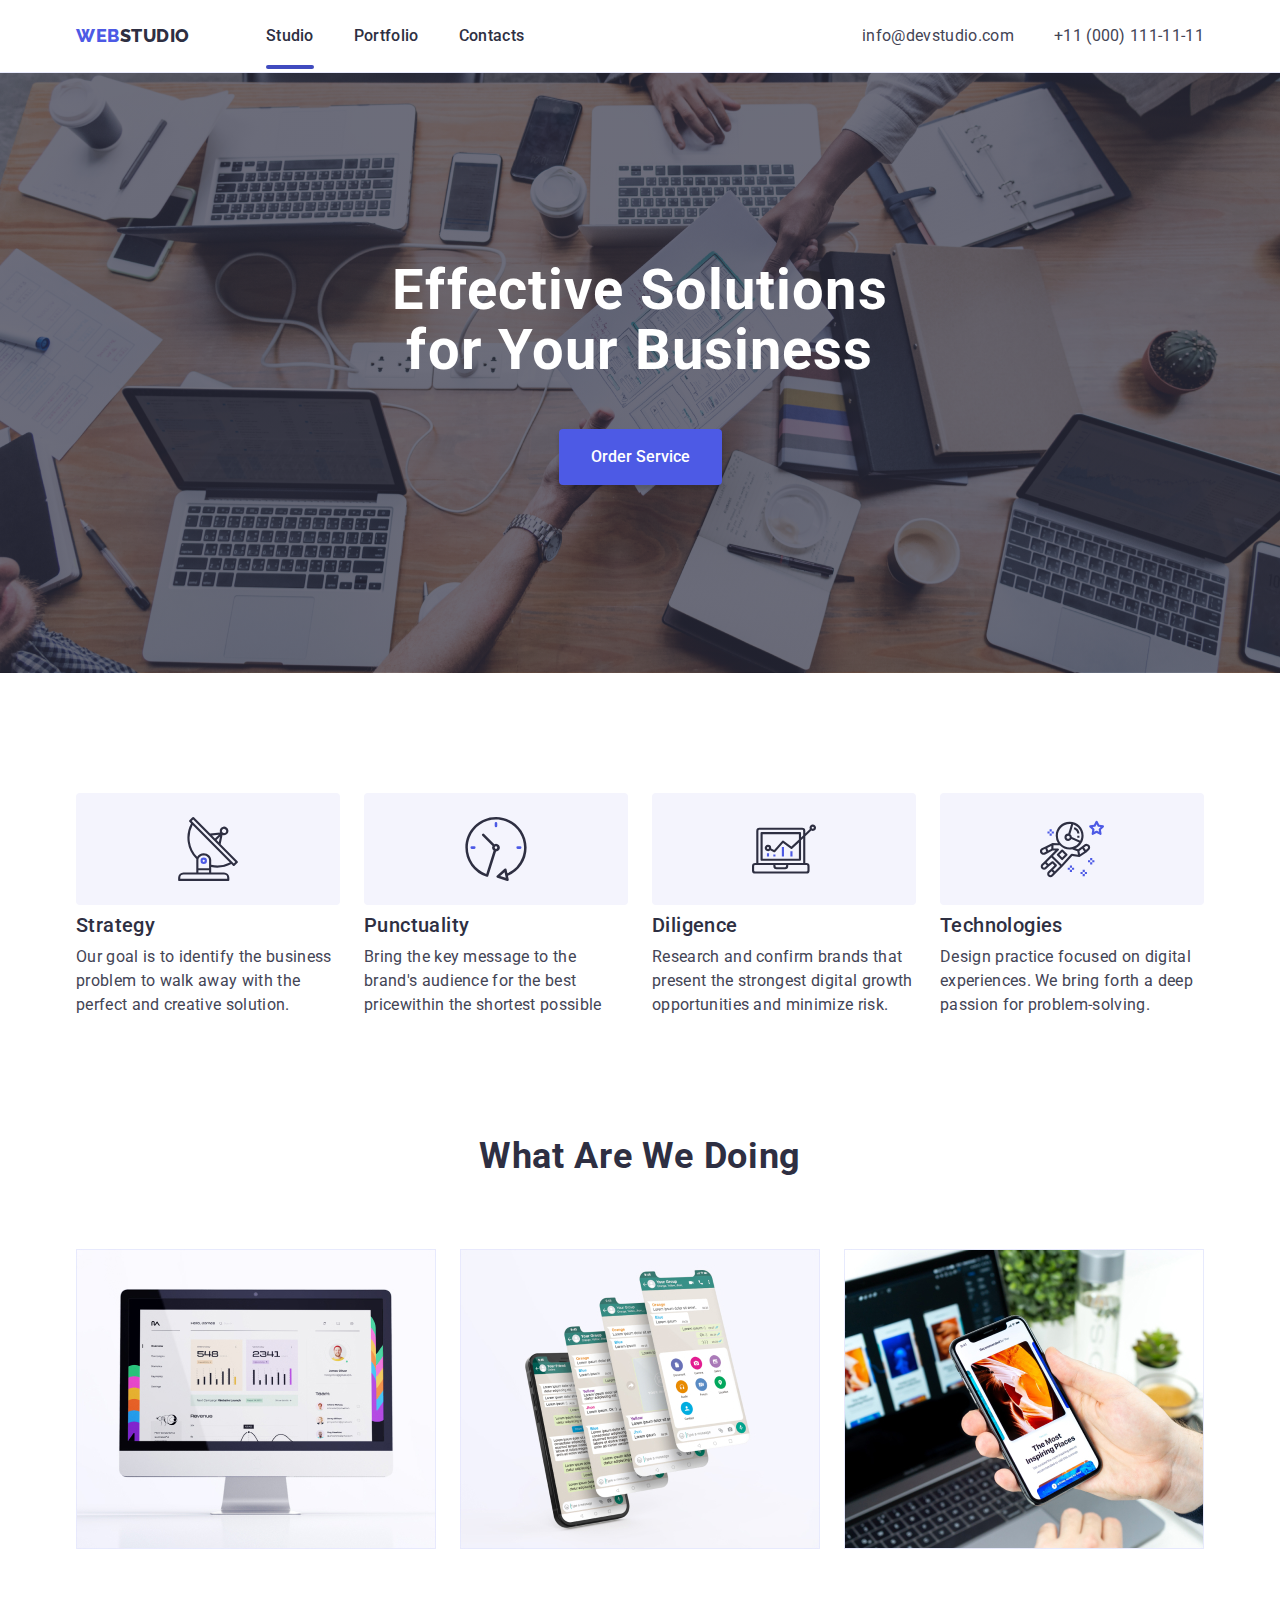
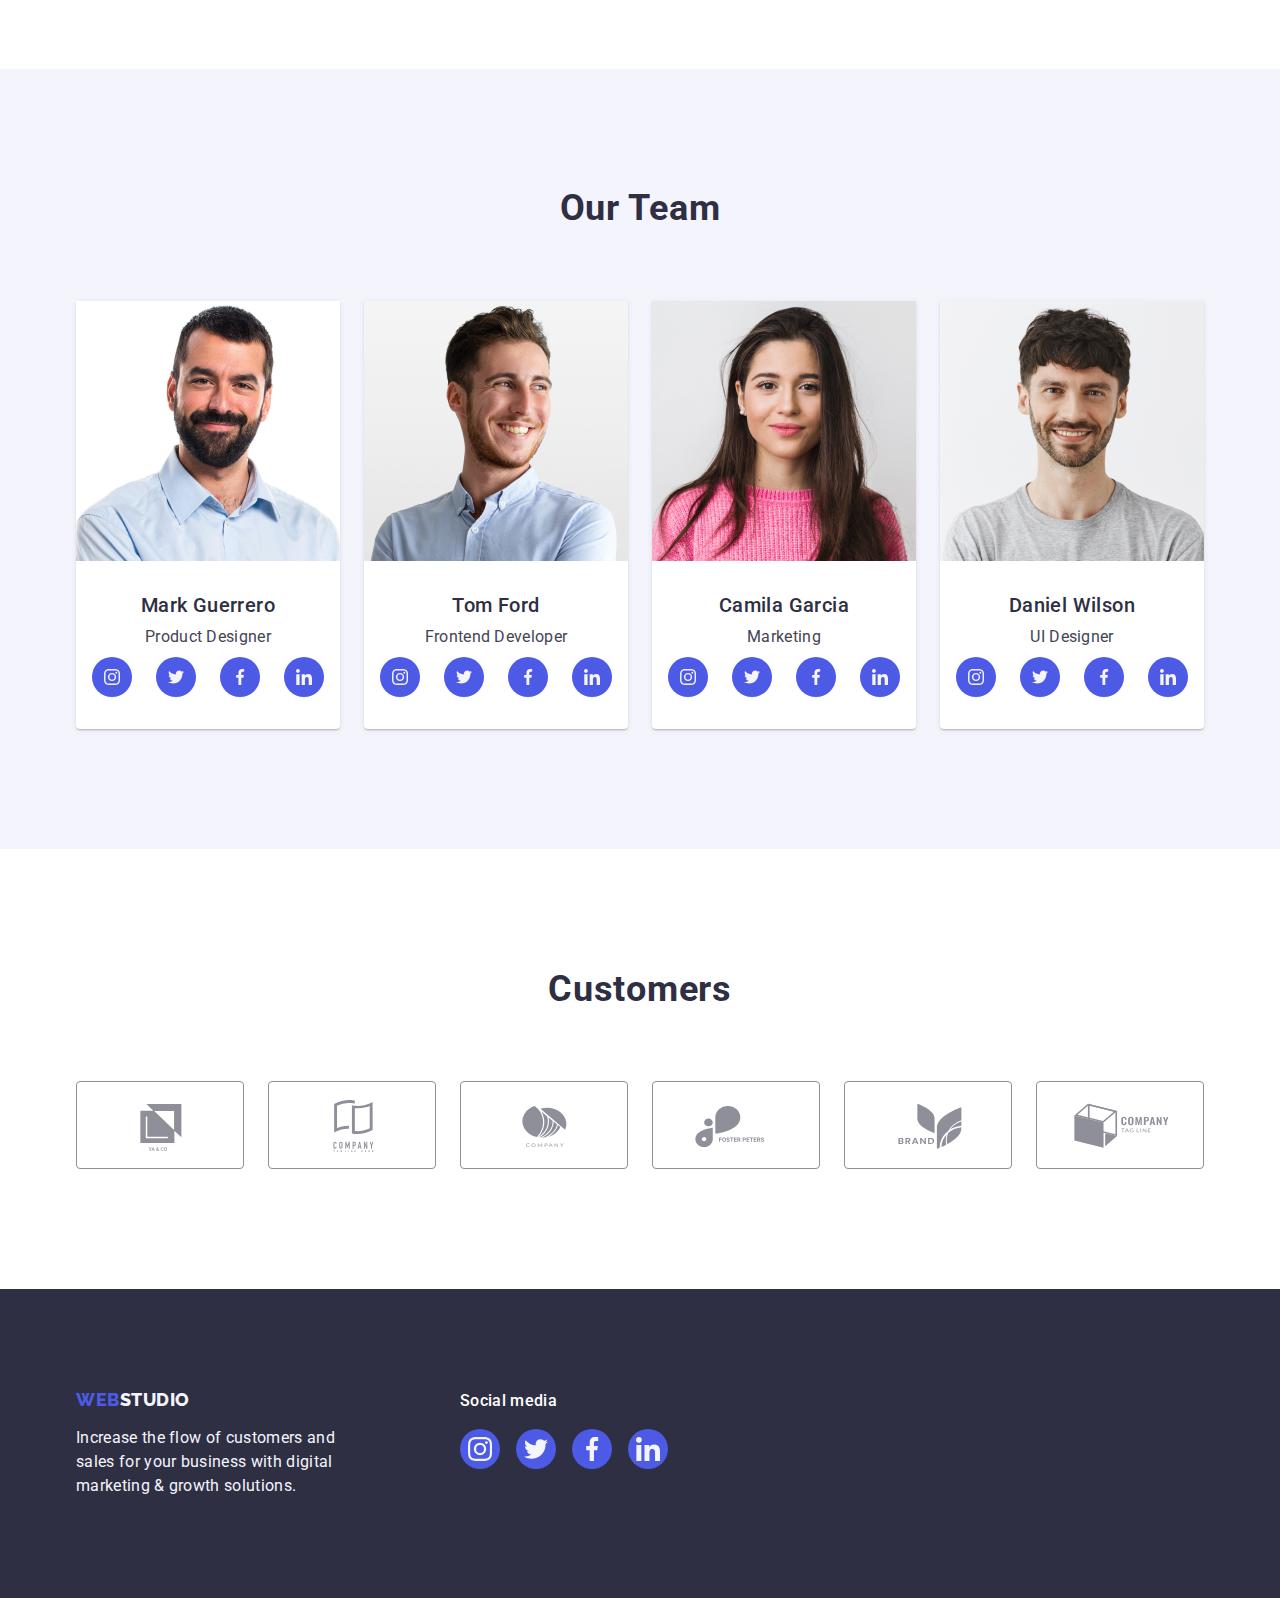
<file: index.html>
<!-- @format -->

<!DOCTYPE html>
<html lang="en">
  <head>
    <meta charset="UTF-8" />
    <meta http-equiv="X-UA-Compatible" content="IE=edge" />
    <meta name="viewport" content="width=device-width, initial-scale=1.0" />
    <title>studies</title>
    <link rel="preconnect" href="https://fonts.googleapis.com" />
    <link rel="preconnect" href="https://fonts.gstatic.com" crossorigin />
    <link
      href="https://fonts.googleapis.com/css2?family=Montserrat:wght@400;500;700;800&family=Raleway:wght@800&family=Roboto:wght@400;500&display=swap"
      rel="stylesheet"
    />
    <link rel="stylesheet" href="css/styles.css" />
  </head>
  <body>
    <!--============== heder ============== -->
    <header class="header">
      <div class="conteiner header_container">
        <nav class="header-nav">
          <a href="./index.html" class="header-logo link"
            >Web<span class="logo-item">Studio</span></a
          >
          <ul class="header-list list">
            <li class="header-item">
              <a class="header-link link current" href="./index.html">Studio </a>
            </li>
            <li class="header-item">
              <a class="header-link link" href="./portfolio.html">Portfolio</a>
            </li>
            <li class="header-item">
              <a class="header-link link"  href="">Contacts</a>
            </li>
          </ul>
        </nav>
        <address class="header-address">
          <ul class="header-list list">
            <li class="header-item">
              <a class="header-info link" href="mailto:info@devstudio.com"
                >info@devstudio.com</a
              >
            </li>
            <li class="header-item">
              <a class="header-info link" href="tel:+110001111111"
                >+11 (000) 111-11-11</a
              >
            </li>
          </ul>
        </address>
      </div>
    </header>
    <!--====================== main ================-->
    <main>
      <!--==================== section1 ===============-->
      <section class="team">
        <div class="conteiner team_container">
          <h1 class="team_title">Effective Solutions for Your Business</h1>
          <button class="team_button" data-modal-open type="button">Order Service</button>
        </div>
      </section>

      <!--=================== section2 ==================-->
      <section class="section_2">
        <div class="conteiner">
          <h2 hidden class="section_title_2">work processes</h2>
          <ul class="section_list list">
            <li class="section_item">
              <div class="section2_icon">
                <svg class="svg_icon" width="64" height="64">
                  <use href="./images/icons2.svg#icon-antenna1"></use>
                </svg>
              </div>
              <h3 class="section_title">Strategy</h3>
              <p class="section_text">
                Our goal is to identify the business problem to walk away with
                the perfect and creative solution.
              </p>
            </li>
            <li class="section_item">
              <div class="section2_icon">
                <svg class="svg_icon" width="64" height="64">
                  <use href="./images/icons2.svg#icon-clock1"></use>
                </svg>
              </div>
              <h3 class="section_title">Punctuality</h3>
              <p class="section_text">
                Bring the key message to the brand's audience for the best
                pricewithin the shortest possible
              </p>
            </li>
            <li class="section_item">
              <div class="section2_icon">
                <svg class="svg_icon" width="64" height="64">
                  <use href="./images/icons2.svg#icon-diagram1"></use>
                </svg>
              </div>
              <h3 class="section_title">Diligence</h3>
              <p class="section_text">
                Research and confirm brands that present the strongest digital
                growth opportunities and minimize risk.
              </p>
            </li>
            <li class="section_item">
              <div class="section2_icon">
                <svg class="svg_icon" width="64" height="64">
                  <use href="./images/icons2.svg#icon-astronaut1"></use>
                </svg>
              </div>
              <h3 class="section_title">Technologies</h3>
              <p class="section_text">
                Design practice focused on digital experiences. We bring forth a
                deep passion for problem-solving.
              </p>
            </li>
          </ul>
        </div>
      </section>
      <!--=================== section3 ======== -->

      <section class="section_3">
        <div class="conteiner">
          <h2 class="section-title">What are we doing</h2>
          <ul class="section-list list">
            <li class="section-item">
              <img
                class="section-img"
                src="./images/img1.jpg"
                alt="foto"
                width="360"
                height="300"
              />
            </li>
            <li class="section-item">
              <img
                class="section-img"
                src="./images/img2.jpg"
                alt="foto"
                width="360"
                height="300"
              />
            </li>
            <li class="section-item">
              <img
                class="section-img"
                src="./images/img3jpg.jpg"
                alt="foto"
                width="360"
                height="300"
              />
            </li>
          </ul>
        </div>
      </section>

      <!-- section4 -->

      <section class="aside">
        <div class="conteiner">
          <h2 class="content-titel">Our Team</h2>
          <ul class="content-list list">
            <li class="content-item">
              <img
                class="content-foto"
                src="./images/img4.jpg"
                alt="foto"
                width="264"
              />
              <div class="name-position">
                <h3 class="content-subtitle">Mark Guerrero</h3>
                <p class="content-text">Product Designer</p>
                <ul class="social_network list">
                  <li class="social_item">
                    <a class="social_link link" href="">
                      <svg class="social_icon" width="16" height="16">
                        <use href="./images/icons.svg#icon-instagram2"></use>
                      </svg>
                    </a>
                  </li>
                  <li class="social_item">
                    <a class="social_link link" href="">
                      <svg class="social_icon" width="16" height="16">
                        <use href="./images/icons.svg#icon-twitter1"></use>
                      </svg>
                    </a>
                  </li>
                  <li class="social_item">
                    <a class="social_link link" href="">
                      <svg class="social_icon" width="16" height="16">
                        <use href="./images/icons.svg#icon-facebook1"></use>
                      </svg>
                    </a>
                  </li>
                  <li class="social_item">
                    <a class="social_link link" href="">
                      <svg class="social_icon" width="16" height="16">
                        <use href="./images/icons.svg#icon-linkedin1"></use>
                      </svg>
                    </a>
                  </li>
                </ul>
              </div>
            </li>

            <li class="content-item">
              <img
                class="content-foto"
                src="./images/img5.jpg"
                alt="foto"
                width="264"
              />
              <div class="name-position">
                <h3 class="content-subtitle">Tom Ford</h3>
                <p class="content-text">Frontend Developer</p>
                <ul class="social_network list">
                  <li class="social_item">
                    <a class="social_link link" href="">
                      <svg class="social_icon" width="16" height="16">
                        <use href="./images/icons.svg#icon-instagram2"></use>
                      </svg>
                    </a>
                  </li>
                  <li class="social_item">
                    <a class="social_link link" href="">
                      <svg class="social_icon" width="16" height="16">
                        <use href="./images/icons.svg#icon-twitter1"></use>
                      </svg>
                    </a>
                  </li>
                  <li class="social_item">
                    <a class="social_link link" href="">
                      <svg class="social_icon" width="16" height="16">
                        <use href="./images/icons.svg#icon-facebook1"></use>
                      </svg>
                    </a>
                  </li>
                  <li class="social_item">
                    <a class="social_link link" href="">
                      <svg class="social_icon" width="16" height="16">
                        <use href="./images/icons.svg#icon-linkedin1"></use>
                      </svg>
                    </a>
                  </li>
                </ul>
              </div>
            </li>

            <li class="content-item">
              <img
                class="content-foto"
                src="./images/img6.jpg"
                alt="foto"
                width="264"
              />
              <div class="name-position">
                <h3 class="content-subtitle">Camila Garcia</h3>
                <p class="content-text">Marketing</p>
                <ul class="social_network list">
                  <li class="social_item">
                    <a class="social_link link" href="">
                      <svg class="social_icon" width="16" height="16">
                        <use href="./images/icons.svg#icon-instagram2"></use>
                      </svg>
                    </a>
                  </li>
                  <li class="social_item">
                    <a class="social_link link" href="">
                      <svg class="social_icon" width="16" height="16">
                        <use href="./images/icons.svg#icon-twitter1"></use>
                      </svg>
                    </a>
                  </li>
                  <li class="social_item">
                    <a class="social_link link" href="">
                      <svg class="social_icon" width="16" height="16">
                        <use href="./images/icons.svg#icon-facebook1"></use>
                      </svg>
                    </a>
                  </li>
                  <li class="social_item">
                    <a class="social_link link" href="">
                      <svg class="social_icon" width="16" height="16">
                        <use href="./images/icons.svg#icon-linkedin1"></use>
                      </svg>
                    </a>
                  </li>
                </ul>
              </div>
            </li>

            <li class="content-item">
              <img
                class="content-foto"
                src="./images/img7.jpg"
                alt="foto"
                width="264"
              />
              <div class="name-position">
                <h3 class="content-subtitle"> Daniel Wilson </h3>
                <p class="content-text">UI Designer</p>
                <ul class="social_network list">
                  <li class="social_item">
                    <a class="social_link link" href="">
                      <svg class="social_icon" width="16" height="16">
                        <use href="./images/icons.svg#icon-instagram2"></use>
                      </svg>
                    </a>
                  </li>
                  <li class="social_item">
                    <a class="social_link link" href="">
                      <svg class="social_icon" width="16" height="16">
                        <use href="./images/icons.svg#icon-twitter1"></use>
                      </svg>
                    </a>
                  </li>
                  <li class="social_item">
                    <a class="social_link link" href="">
                      <svg class="social_icon" width="16" height="16">
                        <use href="./images/icons.svg#icon-facebook1"></use>
                      </svg>
                    </a>
                  </li>
                  <li class="social_item">
                    <a class="social_link link" href="">
                      <svg class="social_icon" width="16" height="16">
                        <use href="./images/icons.svg#icon-linkedin1"></use>
                      </svg>
                    </a>
                  </li>
                </ul>
              </div>
              
            </li>
          </ul>
        </div>
      </section>
      <!-- =================== customers =============== -->
      <section class="customers">
        <div class="conteiner">
          <h2 class="customers_titel">Customers</h2>
          <ul class="customers_list list">
            <li class="customers_item">
              <a class="customers_link link" href="">
                <svg class="customers_icon" Width="104" height="56">
                  <use href="./images/icons3.svg#icon-yago"></use>
                </svg>
              </a>
            </li>
            <li class="customers_item">
              <a class="customers_link link" href="">
                <svg class="customers_icon" Width="104" height="56">
                  <use href="./images/icons3.svg#icon-company"></use>
                </svg>
              </a>
            </li>
            <li class="customers_item">
              <a class="customers_link link" href="">
                <svg class="customers_icon" Width="104" height="56">
                  <use href="./images/icons3.svg#icon-company2"></use>
                </svg>
              </a>
            </li>
            <li class="customers_item">
              <a class="customers_link link" href="">
                <svg class="customers_icon" Width="104" height="56">
                  <use href="./images/icons3.svg#icon-foster-peters"></use>
                </svg>
              </a>
            </li>
            <li class="customers_item">
              <a class="customers_link link" href="">
                <svg class="customers_icon" Width="104" height="56">
                  <use href="./images/icons3.svg#icon-brand"></use>
                </svg>
              </a>
            </li>
            <li class="customers_item">
              <a class="customers_link link" href="">
                <svg class="customers_icon" Width="104" height="56">
                  <use href="./images/icons3.svg#icon-company-tag-line"></use>
                </svg>
              </a>
            </li>
          </ul>
        </div>
      </section>
    </main>

    <!-- ============footer========= -->
    <footer class="footer">
      <div class="conteiner">
        <div class="logo_social">
        <div class="footer_logo_text">
          <a class="footer-logo link" href="./index.html"
            >Web<span class="span_logo">Studio</span></a
          >
          <p class="footer-text">
            Increase the flow of customers and sales for your business with
            digital marketing & growth solutions.
          </p>
        </div>
        <div class="footer_media">
          <p class="footer_social_titel">Social media</p>
          <ul class="footer_social_network list">
            <li class="footer_social_item">
              <a class="footer_social_link link" href="">
                <svg class="footer_social_icon" width="24" height="24">
                  <use href="./images/icons.svg#icon-instagram2"></use>
                </svg>
              </a>
            </li>
            <li class="footer_social_item">
              <a class="footer_social_link link" href="">
                <svg class="social_icon" width="24" height="24">
                  <use href="./images/icons.svg#icon-twitter1"></use>
                </svg>
              </a>
            </li>
            <li class="footer_social_item">
              <a class="footer_social_link link" href="">
                <svg class="social_icon" width="24" height="24">
                  <use href="./images/icons.svg#icon-facebook1"></use>
                </svg>
              </a>
            </li>
            <li class="footer_social_item">
              <a class="footer_social_link link" href="">
                <svg class="social_icon" width="24" height="24">
                  <use href="./images/icons.svg#icon-linkedin1"></use>
                </svg>
              </a>
            </li>
          </ul>
        </div>
        <div>

        </div>
      </div>
      </div>
    </footer>

    <!--============ backdrop======== -->

    <div class=" is-hidden backdrop " data-modal >
      <div class="mobal">
        <button type="button" data-modal-close class="mobal_close_btn">
          <svg class="symbol-def" width="8" hidden="8" >
            <use href="./images/icon4.svg#icon-Vector">

            </use>
          </svg>
        </button>
      </div>
    </div>
    <script src="./js/mobal.js"></script>
    
    
    <script src="https://unpkg.com/aos@2.3.1/dist/aos.js"></script>
    <script>
      AOS.init();
    </script>
  </body>
</html>
</file>
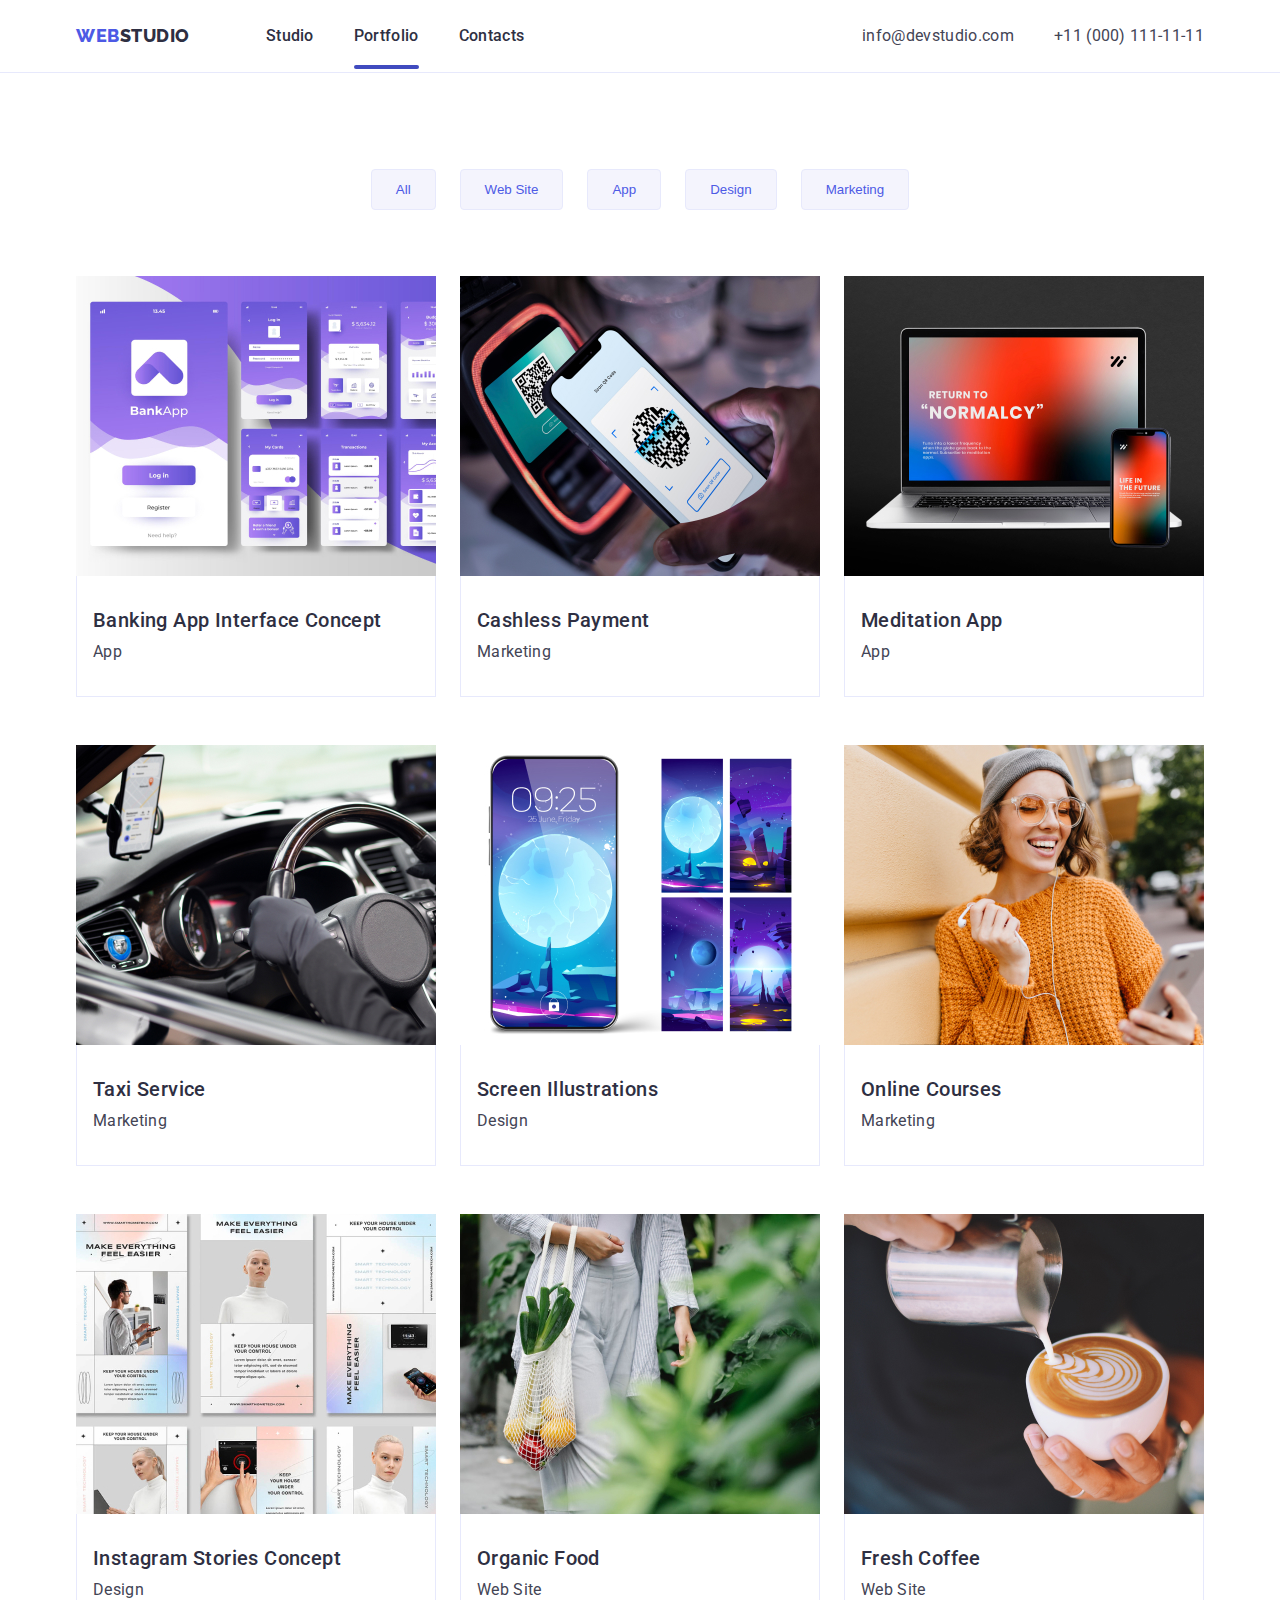
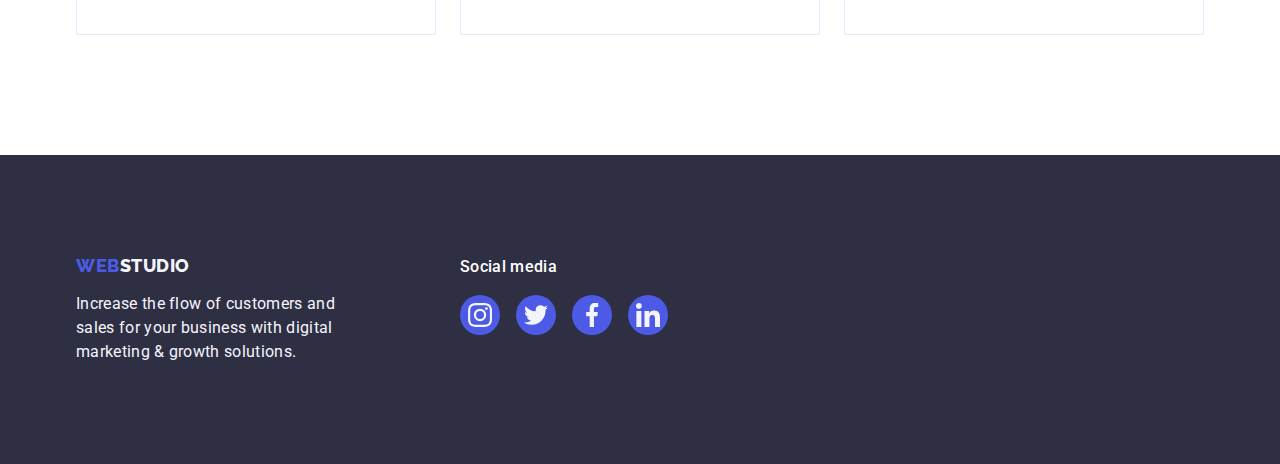
<file: portfolio.html>
<!-- @format -->

<!DOCTYPE html>
<html lang="en">
  <head>
    <meta charset="UTF-8" />
    <meta http-equiv="X-UA-Compatible" content="IE=edge" />
    <meta name="viewport" content="width=device-width, initial-scale=1.0" />
    <title>portfolio</title>
    <link rel="preconnect" href="https://fonts.googleapis.com" />
    <link rel="preconnect" href="https://fonts.gstatic.com" crossorigin />
    <link
      href="https://fonts.googleapis.com/css2?family=Montserrat:wght@400;500;700;800&family=Raleway:wght@800&family=Roboto:wght@400;500&display=swap"
      rel="stylesheet"
    />
    <link
      rel="stylesheet"
      href="https://cdnjs.cloudflare.com/ajax/libs/modern-normalize/1.1.0/modern-normalize.min.css"
      integrity="sha512-wpPYUAdjBVSE4KJnH1VR1HeZfpl1ub8YT/NKx4PuQ5NmX2tKuGu6U/JRp5y+Y8XG2tV+wKQpNHVUX03MfMFn9Q=="
      crossorigin="anonymous"
      referrerpolicy="no-referrer"
    />
    <link rel="stylesheet" href="css/styles.css" />
  </head>
  <body>
    <!-- header portfolio   -->

    <header class="header">
      <div class="conteiner header_container">
        <nav class="header-nav">
          <a href="./index.html" class="header-logo link"
            >Web<span class="logo-item">Studio</span></a
          >
          <ul class="header-list list">
            <li class="header-item">
              <a class="header-link link" href="./index.html">Studio </a>
            </li>
            <li class="header-item">
              <a class="header-link link current" href="./portfolio.html">Portfolio</a>
            </li>
            <li class="header-item">
              <a class="header-link link" href="">Contacts</a>
            </li>
          </ul>
        </nav>
        <address class="header-address">
          <ul class="header-list list">
            <li class="header-item">
              <a class="header-info link" href="mailto:info@devstudio.com"
                >info@devstudio.com</a
              >
            </li>
            <li class="header-item">
              <a class="header-info link" href="tel:+110001111111"
                >+11 (000) 111-11-11</a
              >
            </li>
          </ul>
        </address>
      </div>
    </header>
    <main>
      <!-- soction button -->
      <section class="button">
        <div class="conteiner">
          <h1 hidden class="hidden_nav">navigation</h1>
          <ul class="button_list list">
            <li><button type="button" class="btn">All</button></li>
            <li><button type="button" class="btn">Web Site</button></li>
            <li><button type="button" class="btn">App</button></li>
            <li><button type="button" class="btn">Design</button></li>
            <li><button type="button" class="btn">Marketing</button></li>
          </ul>

                 <!-- ====== li 1 ====== -->
          <ul class="content-list list">
            <li class="products-item">
              <a href="#" class="project_card link">
                <div class="cover_wrap">
                  <img
                    src="./images/img8.jpg"
                    alt="Banking App Interface Concept"
                    width="360"
                    height="300"
                  />
                <p class="cover_text">14 Stylish and User-Friendly App Design Concepts · Task Manager App · Calorie Tracker App · Exotic Fruit Ecommerce App · Cloud Storage App</p>
              </div>
                <div class="name_position">
                  <h2 class="products-subtitle">Banking App Interface Concept</h2>
                 <p class="products-text">App</p>
                </div>
              </a>
            </li>

                      <!-- ====== li 2 ====== -->
            <li class="products-item">
              <a href="#" class="project_card link">
                <div class="cover_wrap">
                <img
                  src="./images/img9.jpg"
                  alt="Cashless Payment"
                  width="360"
                  height="300"
                />
                <p class="cover_text">14 Stylish and User-Friendly App Design Concepts · Task Manager App · Calorie Tracker App · Exotic Fruit Ecommerce App · Cloud Storage App</p>
              </div>
                <div class="name_position">
                <h2 class="products-subtitle">Cashless Payment</h2>
                <p class="products-text">Marketing</p>
                </div>
              </a>
            </li>

                <!-- ====== li 3 ====== -->
            <li class="products-item">
              <a href="#" class="project_card link">
                <div class="cover_wrap">
                <img
                  src="./images/img10.jpg"
                  alt=" Meditation App"
                  width="360"
                  height="300"
                />
                <p class="cover_text">14 Stylish and User-Friendly App Design Concepts · Task Manager App · Calorie Tracker App · Exotic Fruit Ecommerce App · Cloud Storage App</p>
              </div>
                <div class="name_position">
                <h2 class="products-subtitle">Meditation App</h2>
                <p class="products-text">App</p>
                </div>
              </a>
            </li>

           <!-- ====== li 4 ====== -->
            <li class="products-item">
              <a href="#" class=" project_card link">
                <div class="cover_wrap">
                <img
                  src="./images/img11.jpg"
                  alt="Taxi Service"
                  width="360"
                  height="300"
                />
                <p class="cover_text">14 Stylish and User-Friendly App Design Concepts · Task Manager App · Calorie Tracker App · Exotic Fruit Ecommerce App · Cloud Storage App</p>
              </div>
                <div class="name_position">
                <h2 class="products-subtitle">Taxi Service</h2>
                <p class="products-text">Marketing</p>
                </div>
              </a>
            </li>
                  <!-- ====== li 5 ====== -->
            <li class="products-item">
              <a href="#" class="project_card link">
                <div class="cover_wrap">
                <img
                  src="./images/img12.jpg"
                  alt="Screen Illustrations"
                  width="360"
                  height="300"
                />
                <p class="cover_text">14 Stylish and User-Friendly App Design Concepts · Task Manager App · Calorie Tracker App · Exotic Fruit Ecommerce App · Cloud Storage App</p>
              </div>
                <div class="name_position">
                <h2 class="products-subtitle">Screen Illustrations</h2>
                <p class="products-text">Design</p>
                </div>
              </a>
            </li>
                   <!-- ====== li 6 ====== -->
            <li class="products-item">
              <a href="#" class="project_card link">
                <div class="cover_wrap">
                <img
                  src="./images/img13.jpg"
                  alt="Online Courses"
                  width="360"
                  height="300"
                />
                <p class="cover_text">14 Stylish and User-Friendly App Design Concepts · Task Manager App · Calorie Tracker App · Exotic Fruit Ecommerce App · Cloud Storage App</p>
              </div>
                <div class="name_position">
                <h2 class="products-subtitle">Online Courses</h2>
                <p class="products-text">Marketing</p>
                </div>
              </a>
            </li>
          
                    <!-- ====== li 7  ====== -->
            <li class="products-item">
              <a href="#" class="project_card link">
                <div class="cover_wrap">
                <img
                  src="./images/img14.jpg"
                  alt="Banking App Interface Concept"
                  width="360"
                  height="300"
                />
                <p class="cover_text">14 Stylish and User-Friendly App Design Concepts · Task Manager App · Calorie Tracker App · Exotic Fruit Ecommerce App · Cloud Storage App</p>
              </div>
                <div class="name_position">
                <h2 class="products-subtitle">Instagram Stories Concept</h2>
                <p class="products-text">Design</p>
                </div>
              </a>
            </li>

                   <!-- ====== li 8 ====== -->
            <li class="products-item">
              <a href="#" class="project_card link">
                <div class="cover_wrap">
                <img
                  src="./images/img15.jpg"
                  alt="Instagram Stories Concept"
                  width="360"
                  height="300"
                />
                <p class="cover_text">14 Stylish and User-Friendly App Design Concepts · Task Manager App · Calorie Tracker App · Exotic Fruit Ecommerce App · Cloud Storage App</p>
              </div>
                <div class="name_position">
                <h2 class="products-subtitle">Organic Food</h2>
                <p class="products-text">Web Site</p>
                </div>
              </a>
            </li>

                    <!-- ====== li 9 ====== -->

            <li class="products-item">
              <a href="#" class="project_card link">
                <div class="cover_wrap">
                <img
                  src="./images/img16.jpg"
                  alt="Organic Food"
                  width="360"
                  height="300"
                />
                <p class="cover_text">14 Stylish and User-Friendly App Design Concepts · Task Manager App · Calorie Tracker App · Exotic Fruit Ecommerce App · Cloud Storage App</p>
              </div>
                <div class="name_position">
                <h2 class="products-subtitle">Fresh Coffee</h2>
                <p class="products-text">Web Site</p>
                </div>
              </a>
            </li>
          </ul>
        <div>
      </section>
    </main>

    <!-- footer portfolio -->

    <footer class="footer">
      <div class="conteiner">
        <div class="logo_social">
        <div class="footer_logo_text">
          <a class="footer-logo link" href="./index.html"
            >Web<span class="span_logo">Studio</span></a
          >
          <p class="footer-text">
            Increase the flow of customers and sales for your business with
            digital marketing & growth solutions.
          </p>
        </div>
        <div class="footer_media">
          <p class="footer_social_titel">Social media</p>
          <ul class="footer_social_network list">
            <li class="footer_social_item">
              <a class="footer_social_link link" href="">
                <svg class="footer_social_icon" width="24" height="24">
                  <use href="./images/icons.svg#icon-instagram2"></use>
                </svg>
              </a>
            </li>
            <li class="footer_social_item">
              <a class="footer_social_link link" href="">
                <svg class="social_icon" width="24" height="24">
                  <use href="./images/icons.svg#icon-twitter1"></use>
                </svg>
              </a>
            </li>
            <li class="footer_social_item">
              <a class="footer_social_link link" href="">
                <svg class="social_icon" width="24" height="24">
                  <use href="./images/icons.svg#icon-facebook1"></use>
                </svg>
              </a>
            </li>
            <li class="footer_social_item">
              <a class="footer_social_link link" href="">
                <svg class="social_icon" width="24" height="24">
                  <use href="./images/icons.svg#icon-linkedin1"></use>
                </svg>
              </a>
            </li>
          </ul>
          
        </div>
      </div>
      </div>
    </footer>
  </body>
</html>
</file>
<file: css/styles.css>
/** @format */
:root {
  --portfolio-btn-hover: 0px 3px 1px rgba(0, 0, 0, 0.1), 0px 2px 1px rgba(0, 0, 0, 0.08),
  0px 2px 2px rgba(0, 0, 0, 0.12);
  --project_card-focys:0px 1px 6px rgba(46, 47, 66, 0.08),
  0px 1px 1px rgba(46, 47, 66, 0.16), 0px 2px 1px rgba(46, 47, 66, 0.08);
  --backdrop: rgba(46, 47, 66, 0.4);
  --mobal-close:rgba(0, 0, 0, 0.1);
  --mobal-box-shadow:0px 1px 1px rgba(0, 0, 0, 0.14), 0px 1px 3px rgba(0, 0, 0, 0.12),
  0px 2px 1px rgba(0, 0, 0, 0.2);
  --mobal:#fcfcfc;
  --cower-wrap: #4d5ae5;
  --cower-wrap2: #f4f4fd;
  --hover-footer-social: #31d0aa;
  --hover-social: #404bbf;
  --customers_border: #8e8f99;
  --section2-icon: #f4f4fd;
  --social: #4d5ae5;
  --white: #ffffff;
  --border-width: #e7e9fc;
  --blue: #4d5ae5;
  --grey: #2e2f42;
  --hover_blue: #404bbf;
  --header-info: #434455;
  --aside-white: #f4f4fd;
  --dg-gredient: linear-gradient(rgba(46, 47, 66, 0.7), rgba(46, 47, 66, 0.7));
}
body {
  font-family: open sans, sans-serif;
  font-family: "Roboto", sans-serif;
  color: var(--header-info);
  background-color: var(--white);
  margin: 0;
}

*,
*::before,
*::after {
  box-sizing: border-box;
}

p,
h1,
h2,
h3,
h4,
h5,
h6 {
  margin: 0;
}
ul {
  margin: 0;
  padding-left: 0;
}
.list {
  list-style: none;
}
.link {
  text-decoration: none;
}
.no_scroll{
  overflow: hidden;
}
button {
  cursor: pointer;
}
address {
  font-style: normal;
}
img {
  display: block;
}

/* ========= header =======*/
.conteiner {
  width: 1158px;
  padding-left: 15px;
  padding-right: 15px;
  margin-left: auto;
  margin-right: auto;
}
.header_container {
  display: flex;
}

.header {
  background: var(--white);
  border-bottom: 1px solid var(--border-width);
}

.header-nav {
  display: flex;
  align-items: center;
}
.header-logo {
  font-family: "Raleway", sans-serif;
  font-weight: 800;
  font-size: 18px;
  line-height: 1.17;
  letter-spacing: 0.03em;
  text-transform: uppercase;
  color: var(--blue);
  padding-top: 24px;
  padding-bottom: 24px;
  margin-right: 76px;
}
.logo-item {
  color: var(--grey);
}
.header-list {
  display: flex;
  gap: 40px;
}
.header-item {
  padding-top: 24px;
  padding-bottom: 24px;
  margin: 0 auto;
}
.header-link {
  font-weight: 500;
  font-size: 16px;
  line-height: 1.5;
  letter-spacing: 0.02em;
  color: var(--grey);
}

.header-link:hover,
.header-link:focus {
  color: var(--hover_blue);
}

.header-address {
  font-style: normal;
  text-decoration: none;
  margin-left: auto;
}
.header-info:hover,
.header-info:focus {
  color: var(--hover_blue);
}

.header-info {
  font-size: 16px;
  line-height: 1.5;
  letter-spacing: 0.02em;
  color: var(--header-info);
}

.current{
  position: relative;
}
.current::after {
  content:'';
  position: absolute;
  left: 0;
  bottom: -24px;
  width: 100%;
  height: 4px;
  border-radius: 2px;
  background-color: var(--hover-social);


}

/* ======== section1 ======= */
.team_container {
}
.team {
  background: var(--grey);
  text-align: center;
  padding-top: 188px;
  padding-bottom: 188px;
  background-image: var(--dg-gredient), url(../images/people-office1.jpg);
  background-repeat: no-repeat;
  background-position: center;
  background-size: cover;
  margin-left: auto;
  margin-right: auto;
}
.team_title {
  font-size: 56px;
  line-height: 1.07;
  text-align: center;
  letter-spacing: 0.02em;
  color: var(--white);
  width: 496px;
  margin-left: auto;
  margin-right: auto;
  margin-top: auto;
  margin-bottom: 48px;
}
.team_button {
  flex-direction: row;
  align-items: flex-start;
  padding: 16px 32px;
  gap: 10px;
  background: var(--blue);
  box-shadow: 0px 4px 4px rgba(0, 0, 0, 0.15);
  border-radius: 4px;
  border: none;
  font-family: "Roboto";
  font-style: normal;
  font-weight: 500;
  font-size: 16px;
  line-height: 24px;
  color: var(--white);
}
.team_button:hover,
.team_button:focus {
  background-color: var(--hover_blue);
}

/* ======= section2 ======= */
.section_2 {
  padding-bottom: 120px;
  padding-top: 120px;
}
.section_title_2 {
}
.section_list {
  display: flex;
  gap: 24px;
}
.section_item {
  width: calc((100% - 72px) / 4);
}
.section_title {
  font-weight: 500;
  font-size: 20px;
  line-height: 1.2;
  letter-spacing: 0.02em;
  color: var(--grey);
  margin-bottom: 8px;
}
.section_text {
  font-weight: 400;
  font-size: 16px;
  line-height: 1.5;
  letter-spacing: 0.02em;
  color: var(--header-info);
  margin: 0;
}
.section2_icon {
  height: 112px;
  background: var(--section2-icon);
  border-radius: 4px;
  display: flex;
  align-items: center;
  justify-content: center;
  margin-bottom: 8px;
}
.svg_icon {
  align-items: center;
}

/*======== section3 ======= */
.section_3 {
  padding-bottom: 120px;
}
.section-title {
  font-weight: 700;
  font-size: 36px;
  line-height: 1.11;
  text-align: center;
  letter-spacing: 0.02em;
  text-transform: capitalize;
  color: var(--grey);
  margin-bottom: 72px;
}
.section-list {
  display: flex;
  gap: 24px;
  justify-content: space-between;
}

.section-item {
  border: 1px solid var(--color-accent-text);
}

.section-img {
}

/*======== section 4 =======*/

.aside {
  background: var(--aside-white);
  padding-top: 120px;
  padding-bottom: 120px;
}
.content-titel {
  font-weight: 700;
  font-size: 36px;
  line-height: 1.11;
  text-align: center;
  letter-spacing: 0.02em;
  text-transform: capitalize;
  color: var(--grey);
  margin-bottom: 72px;
}
.content-list {
  display: flex;
  gap: 24px;
  justify-content: space-between;
}

.content-item {
  width: calc((100% - 72px) / 4);
  background-color: var(--blue);
  background: var(--white);
  box-shadow: 0px 1px 6px rgba(46, 47, 66, 0.08),
    0px 1px 1px rgba(46, 47, 66, 0.16), 0px 2px 1px rgba(46, 47, 66, 0.08);
  border-radius: 0px 0px 4px 4px;
}
.content-foto {
}
.content-subtitle {
  font-family: "Roboto";
  font-style: normal;
  font-weight: 500;
  font-size: 20px;
  line-height: 1.2;
  text-align: center;
  letter-spacing: 0.02em;
  color: var(--grey);
  margin-bottom: 8px;
}
.content-text {
  font-weight: 400;
  font-size: 16px;
  line-height: 1.5;
  text-align: center;
  letter-spacing: 0.02em;
  color: var(--header-info);
  margin: 0px;
  margin-bottom: 8px;
}
.name-position {
  padding: 32px 0;
}
.social_network {
  display: flex;
  justify-content: center;
  gap: 24px;
}

.social_item {
  width: 40px;
  height: 40px;
}
.social_link {
  width: 100%;
  height: 100%;
  border-radius: 50%;
  background: var(--social);
  display: flex;
  align-items: center;
  justify-content: center;
}
.social_link:hover,
.social_link:focus {
  background: var(--hover-social);
}

/* =========Customers ============= */

.customers {
  padding-top: 120px;
  padding-bottom: 120px;
}
.conteiner {
}
.customers_titel {
  font-weight: 700;
  font-size: 36px;
  line-height: 40px;
  text-align: center;
  letter-spacing: 0.02em;
  text-transform: capitalize;
  color: var(--grey);
  margin-bottom: 72px;
}
.customers_list {
  display: flex;
  gap: 24px;
}

.customers_item {
  width: calc((100% - 119px) / 6);
  height: 88px;
}
.customers_link {
  width: 100%;
  height: 100%;
  display: flex;
  justify-content: center;
  align-items: center;

  border: 1px solid var(--customers_border);
  border-radius: 4px;
  fill: var(--customers_border);
}
.customers_link:hover,
.customers_link:focus {
  fill: var(--blue);
  border-color: var(--blue);
}

.customers_icon {
}
/* ========== footer ======== */
.footer {
  background: var(--grey);
  padding-bottom: 100px;
  padding-top: 100px;
}

.footer-logo {
  font-family: "Raleway", sans-serif;
  font-weight: 800;
  font-size: 18px;
  line-height: 1.17;
  letter-spacing: 0.03em;
  text-transform: uppercase;
  color: var(--blue);
}
.footer-text {
  font-weight: 400;
  font-size: 16px;
  line-height: 1.5;
  letter-spacing: 0.02em;
  color: var(--aside-white);
  margin-top: 16px;
}
.span_logo {
  color: var(--aside-white);
}
.footer_logo_text {
  width: 264px;
  margin-right: 120px;
}
.social_subtitle {
  font-weight: 500;
  font-size: 16px;
  line-height: 24px;
  letter-spacing: 0.02em;
  color: var(--white);
}
.logo_social {
  display: flex;
}
.footer_media {
  width: 208px;
  height: 80px;
}
.footer_social_titel {
  font-weight: 500;
  font-size: 16px;
  line-height: 1.5;
  letter-spacing: 0.02em;
  color:var(--white);
  margin-bottom: 16px;
}
.footer_social_network {
  display: flex;
  justify-content: center;
  gap: 16px;
}

.footer_social_item {
  width: 40px;
  height: 40px;
}
.footer_social_link {
  width: 100%;
  height: 100%;
  border-radius: 50%;
  background: var(--social);
  display: flex;
  align-items: center;
  justify-content: center;
}
.footer_social_link:hover,
.footer_social_link:focus {
  background: var(--hover-footer-social);
}

.footer_social_icon {
}

/*========= portfolio======== */
.button_list {
  display: flex;
  justify-content: center;
  margin-bottom: 66px;
  gap: 24px;
}
.btn {
  padding: 12px 24px;
  background: var(--aside-white);
  border: 1px solid var(--border-width);
  border-radius: 4px;
  color: var(--blue);
}
.btn:hover,
.btn:focus {
  border-color: var(--hover_blue);
  background-color: var(--hover_blue);
  color: var(--white);
  box-shadow: var(--project_card-focys);
}
.content-list {
  display: flex;
  flex-wrap: wrap;
  gap: 48px 24px;
}

.products-item {
  width: calc((100% - 48px) / 3);
}

.products-item:hover .cover_wrap:before {
  transform: translateY(0);
}

.products-item:hover .cover_text {
  z-index: 1;
}

.products-subtitle {
  font-weight: 500;
  font-size: 20px;
  line-height: 1.2;
  letter-spacing: 0.02em;
  color: var(--grey);
  margin-bottom: 8px;
}
.products-text {
  font-size: 16px;
  line-height: 1.5;
  letter-spacing: 0.02em;
  color: var(--header-info);
  margin: 0;
}

.name_position {
  padding-bottom: 32px;
  padding-top: 32px;
  padding-left: 16px;
  border: 1px solid var(--border-width);
  border-top: none;
}
.button {
  padding-bottom: 120px;
  padding-top: 96px;
}
.project_card {
  display: block;
}
.project_card:hover,
.project_card:focus {
  box-shadow: var(--project_card-focys);
}
.cover_wrap {
  position: relative;
  overflow: hidden;
  display: flex;
}

.cover_wrap:before {
  content: "";
  position: absolute;
  display: inline-block;
  z-index: 1;
  top: 0;
  left: 0;
  width: 100%;
  height: 100%;
  background: var(--cower-wrap);
  mix-blend-mode: normal;
  transform: translateY(100%);
  transform: translateY(100%);
  transition-property: transform;
  transition-duration: 250ms;
  transition-timing-function: cubic-bezier(0.4, 0, 0.2, 1);
}

.cover_text {
  position: absolute;
  z-index: -1;
  top: 0;
  left: 0;
  padding-top: 40px;
  padding-left: 32px;
  padding-right: 32px;
  line-height: 24px;
  letter-spacing: 0.02em;
  color: var(--cower-wrap2);
  transition-property: z-index;
  transition-duration: 250ms;
  transition-timing-function: cubic-bezier(0.4, 0, 0.2, 1);
}

/* ======== backdrop ========= */

.backdrop {
  position: fixed;
  top: 0;
  
  width: 100%;
  height: 100%;
  background: var(--backdrop);
  transition: opacity 300ms linear, visibility 300ms linear;
}
.mobal {
  position: absolute;
  width: 408px;
  min-height: 576px;
  left: 50%;
  top: 50%;
  transform: translate(-50%, -50%) scale(1) ;
  transition: transform 300ms linear;
  background:var(--mobal);
  box-shadow:var(--mobal-box-shadow);
  border-radius: 4px;
  padding: 24px;
}
.backdrop .is-hidden .mobal {
  transform: translate(-50%, -50%) scaleY(0) ;
}

.mobal_close_btn {
  width: 24px;
  height: 24px;
  border-radius: 50%;
  background:var(--border-width);
  border: 1px solid var(--mobal-close);
  margin-left: auto;
  display: block;
}
.mobal_close_btn:hover,
.mobal_close_btn:focus{
  fill: var(--white);
  background:var(--hover_blue);
  
}
.symbol-def {
  height: 100%;
    width: 100%;
}

.is-hidden{
  opacity: 0;
  visibility: hidden;
  pointer-events: none;
}
</file>
